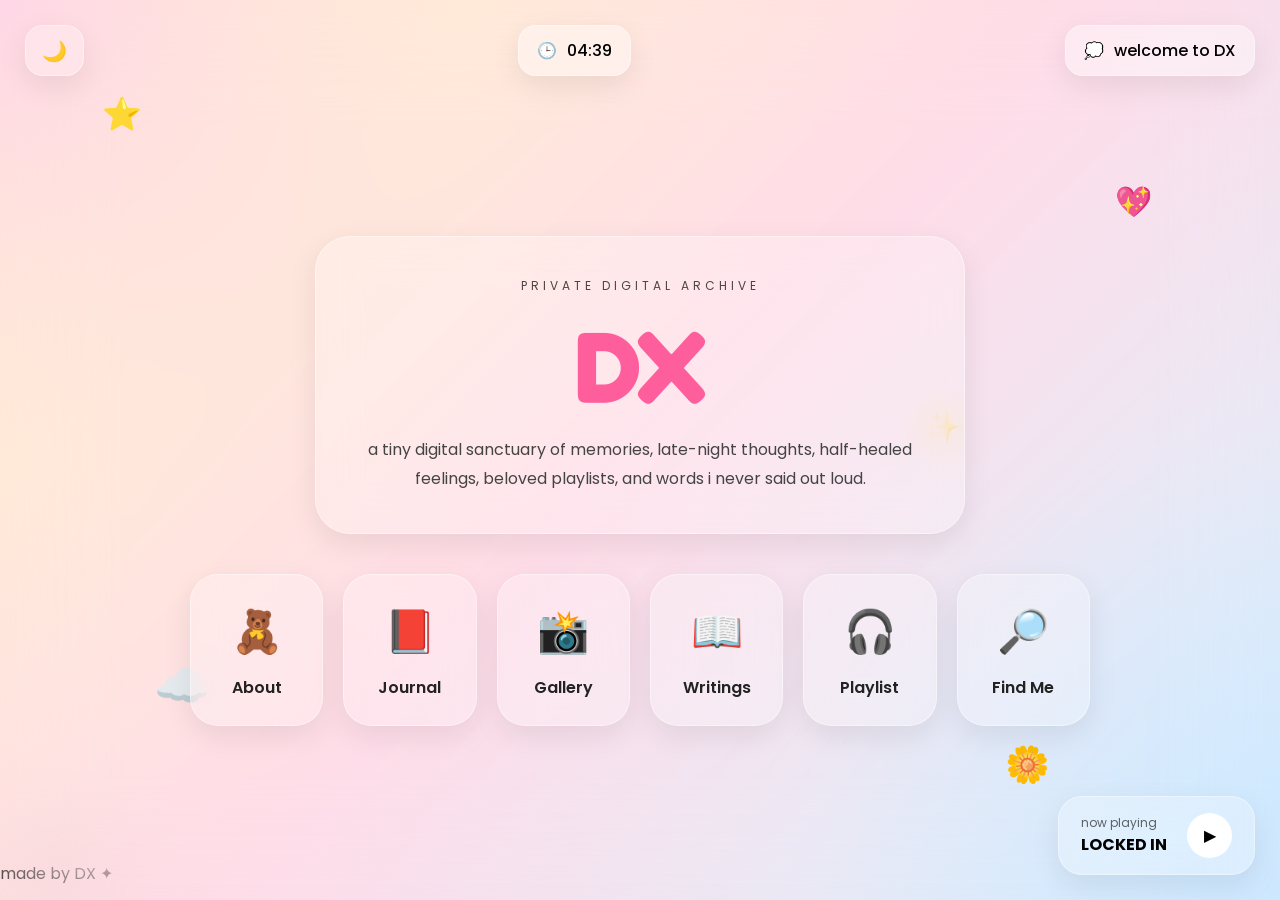
<file: index.html>
<!DOCTYPE html>
<html lang="en">
<head>
  <meta charset="UTF-8" />
  <meta name="viewport" content="width=device-width, initial-scale=1.0" />

  <title>DX — digital archive</title>

  <!-- fonts -->
  <link rel="preconnect" href="https://fonts.googleapis.com">
  <link rel="preconnect" href="https://fonts.gstatic.com" crossorigin>

  <link href="https://fonts.googleapis.com/css2?family=Fredoka:wght@300;400;500;600&family=Poppins:wght@300;400;500;600;700&display=swap" rel="stylesheet">

  <!-- css -->
  <link rel="stylesheet" href="style.css" />
</head>

<body>

  <!-- loading screen -->
  <div class="loader-wrapper">
    <div class="loader-box glass">
      <h1>DX</h1>
      <p>loading digital memories...</p>
    </div>
  </div>

  <!-- floating doodles -->
  <div class="doodle star">⭐</div>
  <div class="doodle heart">💖</div>
  <div class="doodle cloud">☁️</div>
  <div class="doodle flower">🌼</div>
  <div class="doodle sparkle">✨</div>

  <!-- blurry background -->
  <div class="bg-blur"></div>

  <!-- top widgets -->
  <header class="topbar">

    <!-- dark mode -->
    <button id="modeBtn" class="mode-toggle glass">
      🌙
    </button>

    <!-- clock -->
    <div class="widget glass">
      <span>🕒</span>
      <p id="clock">00:00</p>
    </div>

    <!-- quotes -->
    <div class="widget quote-box glass">
      <span>💭</span>
      <p id="quote">
        welcome to DX
      </p>
    </div>

  </header>

  <!-- homescreen -->
  <main class="homescreen">

    <!-- intro card -->
    <section class="welcome-box glass">

      <p class="tiny-text">
        private digital archive
      </p>

      <h1>DX</h1>

      <p class="subtitle">
        a tiny digital sanctuary of memories, late-night thoughts, half-healed feelings, beloved playlists, and words i never said out loud.
      </p>

    </section>

    <!-- app icons -->
    <section class="apps">

      <!-- about -->
      <a href="about.html" class="app-icon glass">

        <div class="icon">
          🧸
        </div>

        <p>
          About
        </p>

      </a>

      <!-- journal -->
      <div class="app-icon glass journal-lock">

  <div class="icon">
  📕
  </div>

  <p>
    Journal
  </p>

      </div>

      <!-- gallery -->
      <a href="gallery.html" class="app-icon glass">

        <div class="icon">
          📸
        </div>

        <p>
          Gallery
        </p>

      </a>

      <!-- writings -->
      <a href="writings.html" class="app-icon glass">

        <div class="icon">
          📖
        </div>

        <p>
          Writings
        </p>

      </a>

      <!-- playlist -->
      <a href="playlist.html" class="app-icon glass">

        <div class="icon">
          🎧
        </div>

        <p>
          Playlist
        </p>

      </a>

      <!-- contact -->
      <a href="contact.html" class="app-icon glass">

        <div class="icon">
          🔎
        </div>

        <p>
          Find Me
        </p>

      </a>

    </section>

  </main>

  <!-- music player -->
  <div class="music-player glass">

    <div>

      <p class="song">
        now playing
      </p>

      <h4>
        LOCKED IN
      </h4>

    </div>

    <button id="musicBtn">
      ▶
    </button>

  </div>

  <!-- footer -->
  <footer class="footer-text">

    <p>
      made by DX ✦
    </p>

  </footer>

  <!-- JOURNAL PASSWORD MODAL -->

<div class="password-modal" id="passwordModal">

  <div class="password-box glass">

    <p class="tiny-text">
      PRIVATE JOURNAL
    </p>

    <h2>
      enter password
    </h2>

    <p class="password-desc">
      some pages were never
      meant for everyone.
    </p>

    <input
      type="password"
      id="journalPassword"
      placeholder="password..."
    >

    <button id="unlockJournal">
      unlock journal
    </button>

    <p class="password-error" id="passwordError">
      wrong password 👀
    </p>

  </div>

</div>

  <!-- javascript -->
  <script src="script.js"></script>

</body>
</html>
</file>
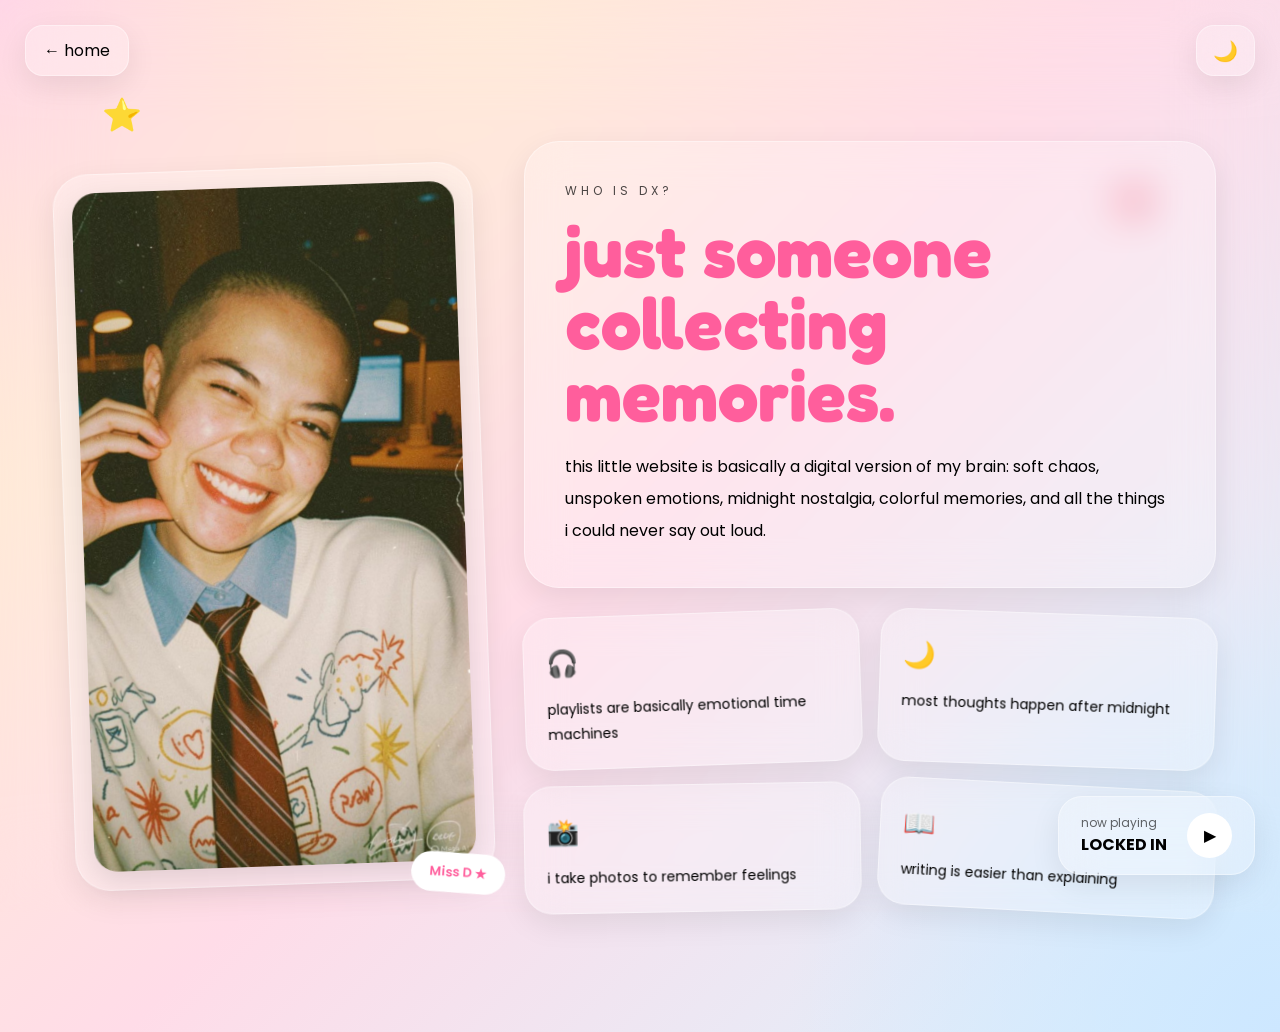
<file: about.html>
<!DOCTYPE html>
<html lang="en">
<head>
  <meta charset="UTF-8" />
  <meta name="viewport" content="width=device-width, initial-scale=1.0"/>

  <title>About — DX</title>

  <link rel="preconnect" href="https://fonts.googleapis.com">
  <link rel="preconnect" href="https://fonts.gstatic.com" crossorigin>

  <link href="https://fonts.googleapis.com/css2?family=Fredoka:wght@400;500;600&family=Poppins:wght@300;400;500;600&display=swap" rel="stylesheet">

  <link rel="stylesheet" href="style.css">
<link rel="stylesheet" href="about.css">
</head>

<body class="about-page">

  <!-- blur -->
  <div class="bg-blur"></div>

  <!-- doodles -->
  <div class="doodle star">⭐</div>
  <div class="doodle heart">💖</div>
  <div class="doodle cloud">☁️</div>

  <!-- topbar -->
  <header class="topbar">

    <a href="index.html" class="back-btn glass">
      ← home
    </a>

    <button id="modeBtn" class="mode-toggle glass">
      🌙
    </button>

  </header>

  <!-- main -->
  <main class="about-layout">

    <!-- left -->
    <section class="left-side">

      <div class="photo-wrapper glass">

        <img 
          src="IMG-20260525-WA0071.jpg"
          alt="DX"
        >

        <div class="photo-sticker">
          Miss D ★
        </div>

      </div>

    </section>

    <!-- right -->
    <section class="right-side">

      <div class="intro-box glass">

        <p class="tiny-text">
          WHO IS DX?
        </p>

        <h1>
          just someone
          collecting memories.
        </h1>

        <p class="intro-text">
          this little website is basically
          a digital version of my brain:
          soft chaos, unspoken emotions, midnight nostalgia, colorful memories, and all the things i could never say out loud.
        </p>

      </div>

      <div class="floating-notes">

        <div class="note glass">
          <span>🎧</span>
          playlists are basically emotional time machines
        </div>

        <div class="note glass">
          <span>🌙</span>
          most thoughts happen after midnight
        </div>

        <div class="note glass">
          <span>📸</span>
          i take photos to remember feelings
        </div>

        <div class="note glass">
          <span>📖</span>
          writing is easier than explaining
        </div>

      </div>

    </section>

  </main>

  <!-- floating player -->
  <div class="music-player glass">

    <div>

      <p class="song">
        now playing
      </p>

      <h4>
        LOCKED IN
      </h4>

    </div>

    <button id="musicBtn">
      ▶
    </button>

  </div>

  <script src="script.js"></script>

</body>
</html>
</file>
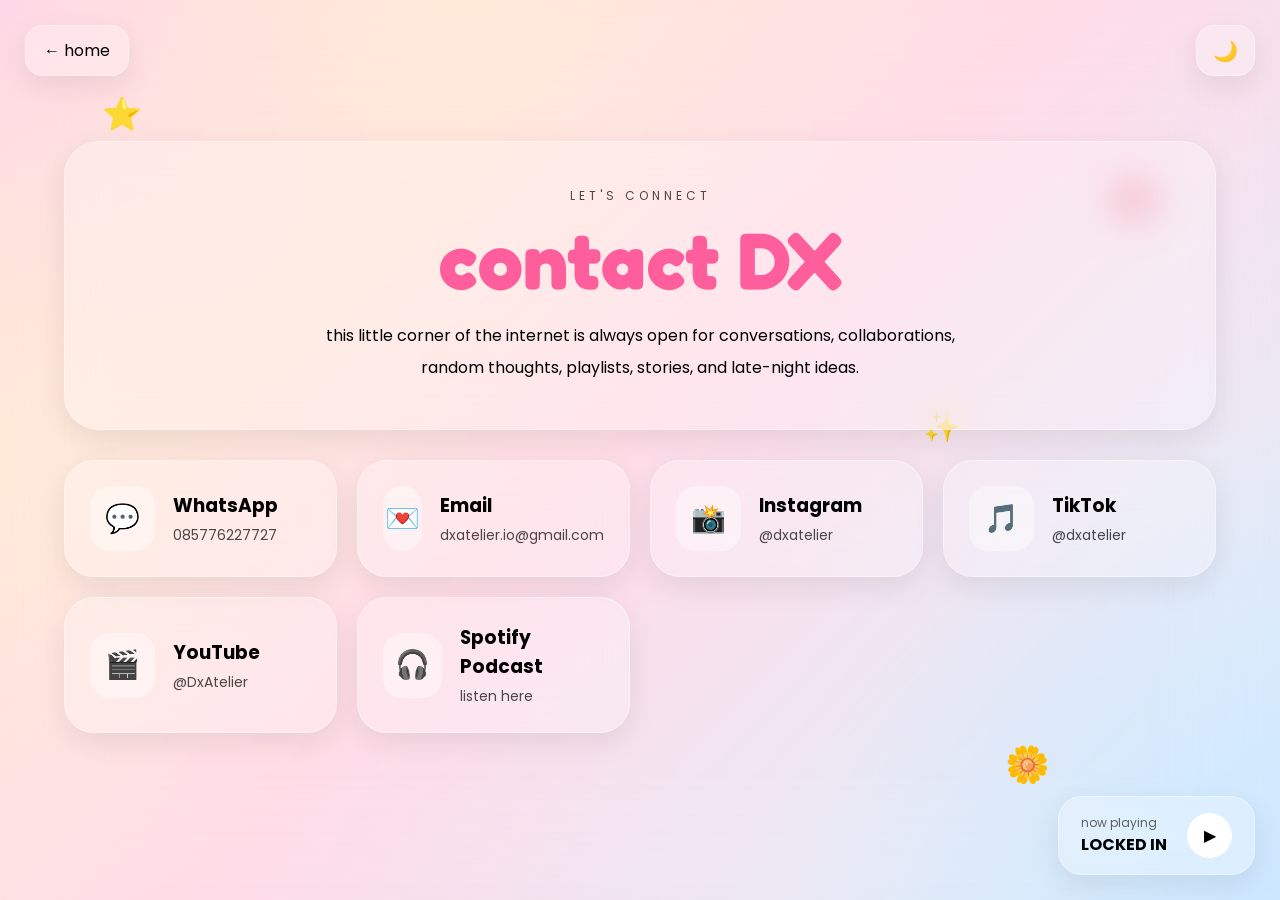
<file: contact.html>
<!DOCTYPE html>
<html lang="en">
<head>

  <meta charset="UTF-8" />
  <meta name="viewport" content="width=device-width, initial-scale=1.0"/>

  <title>Contact — DX</title>

  <!-- fonts -->
  <link rel="preconnect" href="https://fonts.googleapis.com">
  <link rel="preconnect" href="https://fonts.gstatic.com" crossorigin>

  <link href="https://fonts.googleapis.com/css2?family=Fredoka:wght@400;500;600&family=Poppins:wght@300;400;500;600&display=swap" rel="stylesheet">

  <!-- css -->
  <link rel="stylesheet" href="style.css">
  <link rel="stylesheet" href="contact.css">

</head>

<body class="contact-page">

  <!-- blur -->
  <div class="bg-blur"></div>

  <!-- doodles -->
  <div class="doodle star">⭐</div>
  <div class="doodle heart">💖</div>
  <div class="doodle sparkle">✨</div>
  <div class="doodle flower">🌼</div>

  <!-- topbar -->
  <header class="topbar">

    <a href="index.html" class="back-btn glass">
      ← home
    </a>

    <button id="modeBtn" class="mode-toggle glass">
      🌙
    </button>

  </header>

  <!-- main -->
  <main class="contact-layout">

    <!-- intro -->
    <section class="contact-intro glass">

      <p class="tiny-text">
        LET'S CONNECT
      </p>

      <h1>
        contact
        DX
      </h1>

      <p class="contact-text">
        this little corner of the internet
        is always open for conversations,
        collaborations, random thoughts,
        playlists, stories, and late-night ideas.
      </p>

    </section>

    <!-- links -->
    <section class="contact-grid">

      <!-- whatsapp -->
      <a 
        href="https://wa.me/6285776227727"
        target="_blank"
        class="contact-card glass"
      >

        <div class="contact-icon">
          💬
        </div>

        <div>

          <h3>
            WhatsApp
          </h3>

          <p>
            085776227727
          </p>

        </div>

      </a>

      <!-- email -->
      <a 
        href="mailto:dxatelier.io@gmail.com"
        class="contact-card glass"
      >

        <div class="contact-icon">
          💌
        </div>

        <div>

          <h3>
            Email
          </h3>

          <p>
            dxatelier.io@gmail.com
          </p>

        </div>

      </a>

      <!-- instagram -->
      <a 
        href="https://instagram.com/dxatelier"
        target="_blank"
        class="contact-card glass"
      >

        <div class="contact-icon">
          📸
        </div>

        <div>

          <h3>
            Instagram
          </h3>

          <p>
            @dxatelier
          </p>

        </div>

      </a>

      <!-- tiktok -->
      <a 
        href="https://tiktok.com/@dxatelier"
        target="_blank"
        class="contact-card glass"
      >

        <div class="contact-icon">
          🎵
        </div>

        <div>

          <h3>
            TikTok
          </h3>

          <p>
            @dxatelier
          </p>

        </div>

      </a>

      <!-- youtube -->
      <a 
        href="https://youtube.com"
        target="_blank"
        class="contact-card glass"
      >

        <div class="contact-icon">
          🎬
        </div>

        <div>

          <h3>
            YouTube
          </h3>

          <p>
            @DxAtelier
          </p>

        </div>

      </a>

      <!-- spotify -->
      <a 
        href="https://open.spotify.com/show/5iUVKyH0MaRBDdYiiNEyRA?si=F7wOwiFuTKKvpjZmrJ1ENg"
        target="_blank"
        class="contact-card glass"
      >

        <div class="contact-icon">
          🎧
        </div>

        <div>

          <h3>
            Spotify Podcast
          </h3>

          <p>
            listen here
          </p>

        </div>

      </a>

    </section>

  </main>

  <!-- music player -->
  <div class="music-player glass">

    <div>

      <p class="song">
        now playing
      </p>

      <h4>
        LOCKED IN
      </h4>

    </div>

    <button id="musicBtn">
      ▶
    </button>

  </div>

  <!-- js -->
  <script src="script.js"></script>

</body>
</html>
</file>
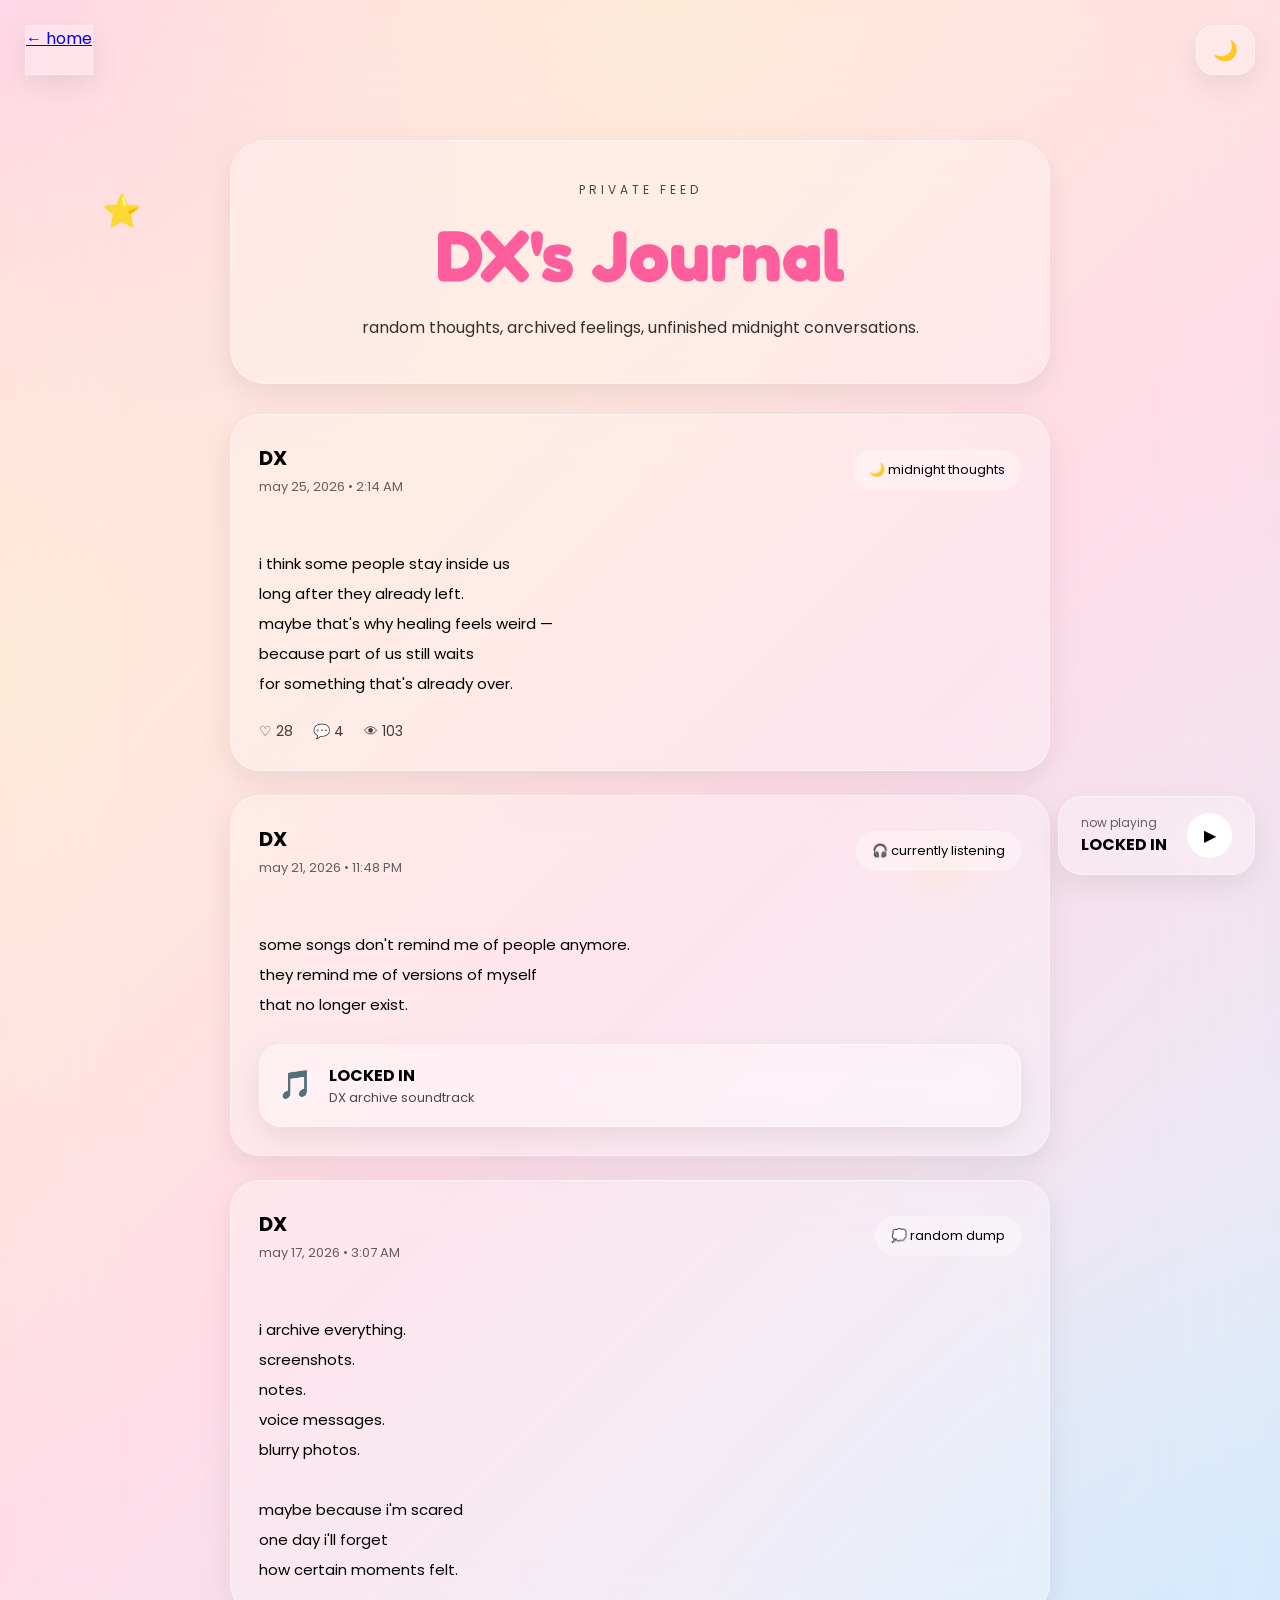
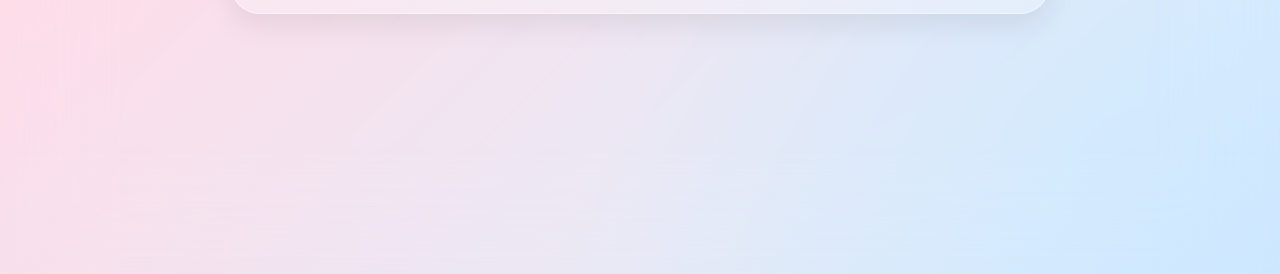
<file: journal.html>
<!DOCTYPE html>
<html lang="en">
<head>

  <meta charset="UTF-8" />
  <meta name="viewport" content="width=device-width, initial-scale=1.0"/>

  <title>Journal — DX</title>

  <link rel="preconnect" href="https://fonts.googleapis.com">

  <link rel="preconnect" href="https://fonts.gstatic.com" crossorigin>

  <link href="https://fonts.googleapis.com/css2?family=Fredoka:wght@400;500;600&family=Poppins:wght@300;400;500;600&display=swap" rel="stylesheet">

  <link rel="stylesheet" href="style.css">
  <link rel="stylesheet" href="journal.css">

</head>

<body class="journal-page">

  <!-- blur -->
  <div class="bg-blur"></div>

  <!-- doodles -->
  <div class="doodle star">⭐</div>
  <div class="doodle sparkle">✨</div>

  <!-- topbar -->
  <header class="topbar">

    <a href="index.html" class="back-btn glass">
      ← home
    </a>

    <button id="modeBtn" class="mode-toggle glass">
      🌙
    </button>

  </header>

  <!-- main -->
  <main class="journal-layout">

    <!-- intro -->
    <section class="journal-intro glass">

      <p class="tiny-text">
        PRIVATE FEED
      </p>

      <h1>
        DX's Journal
      </h1>

      <p class="journal-subtitle">
        random thoughts,
        archived feelings,
        unfinished midnight conversations.
      </p>

    </section>

    <!-- feed -->
    <section class="journal-feed">

      <!-- post 1 -->
      <article class="journal-post glass">

        <div class="post-top">

          <div>
            <h3>
              DX
            </h3>

            <p class="post-date">
              may 25, 2026 • 2:14 AM
            </p>
          </div>

          <span class="post-mood">
            🌙 midnight thoughts
          </span>

        </div>

        <p class="post-text">
          i think some people stay inside us
          long after they already left.
          maybe that's why healing feels weird —
          because part of us still waits
          for something that's already over.
        </p>

        <div class="post-footer">

          <span>
            ♡ 28
          </span>

          <span>
            💬 4
          </span>

          <span>
            👁 103
          </span>

        </div>

      </article>

      <!-- post 2 -->
      <article class="journal-post glass">

        <div class="post-top">

          <div>
            <h3>
              DX
            </h3>

            <p class="post-date">
              may 21, 2026 • 11:48 PM
            </p>
          </div>

          <span class="post-mood">
            🎧 currently listening
          </span>

        </div>

        <p class="post-text">
          some songs don't remind me of people anymore.
          they remind me of versions of myself
          that no longer exist.
        </p>

        <div class="mini-song glass">

          <span>
            🎵
          </span>

          <div>

            <h4>
              LOCKED IN
            </h4>

            <p>
              DX archive soundtrack
            </p>

          </div>

        </div>

      </article>

      <!-- post 3 -->
      <article class="journal-post glass">

        <div class="post-top">

          <div>
            <h3>
              DX
            </h3>

            <p class="post-date">
              may 17, 2026 • 3:07 AM
            </p>
          </div>

          <span class="post-mood">
            💭 random dump
          </span>

        </div>

        <p class="post-text">
          i archive everything.
          screenshots.
          notes.
          voice messages.
          blurry photos.

          maybe because i'm scared
          one day i'll forget
          how certain moments felt.
        </p>

      </article>

    </section>

  </main>

  <!-- music -->
  <div class="music-player glass">

    <div>

      <p class="song">
        now playing
      </p>

      <h4>
        LOCKED IN
      </h4>

    </div>

    <button id="musicBtn">
      ▶
    </button>

  </div>

  <script src="script.js"></script>

</body>
</html>
</file>
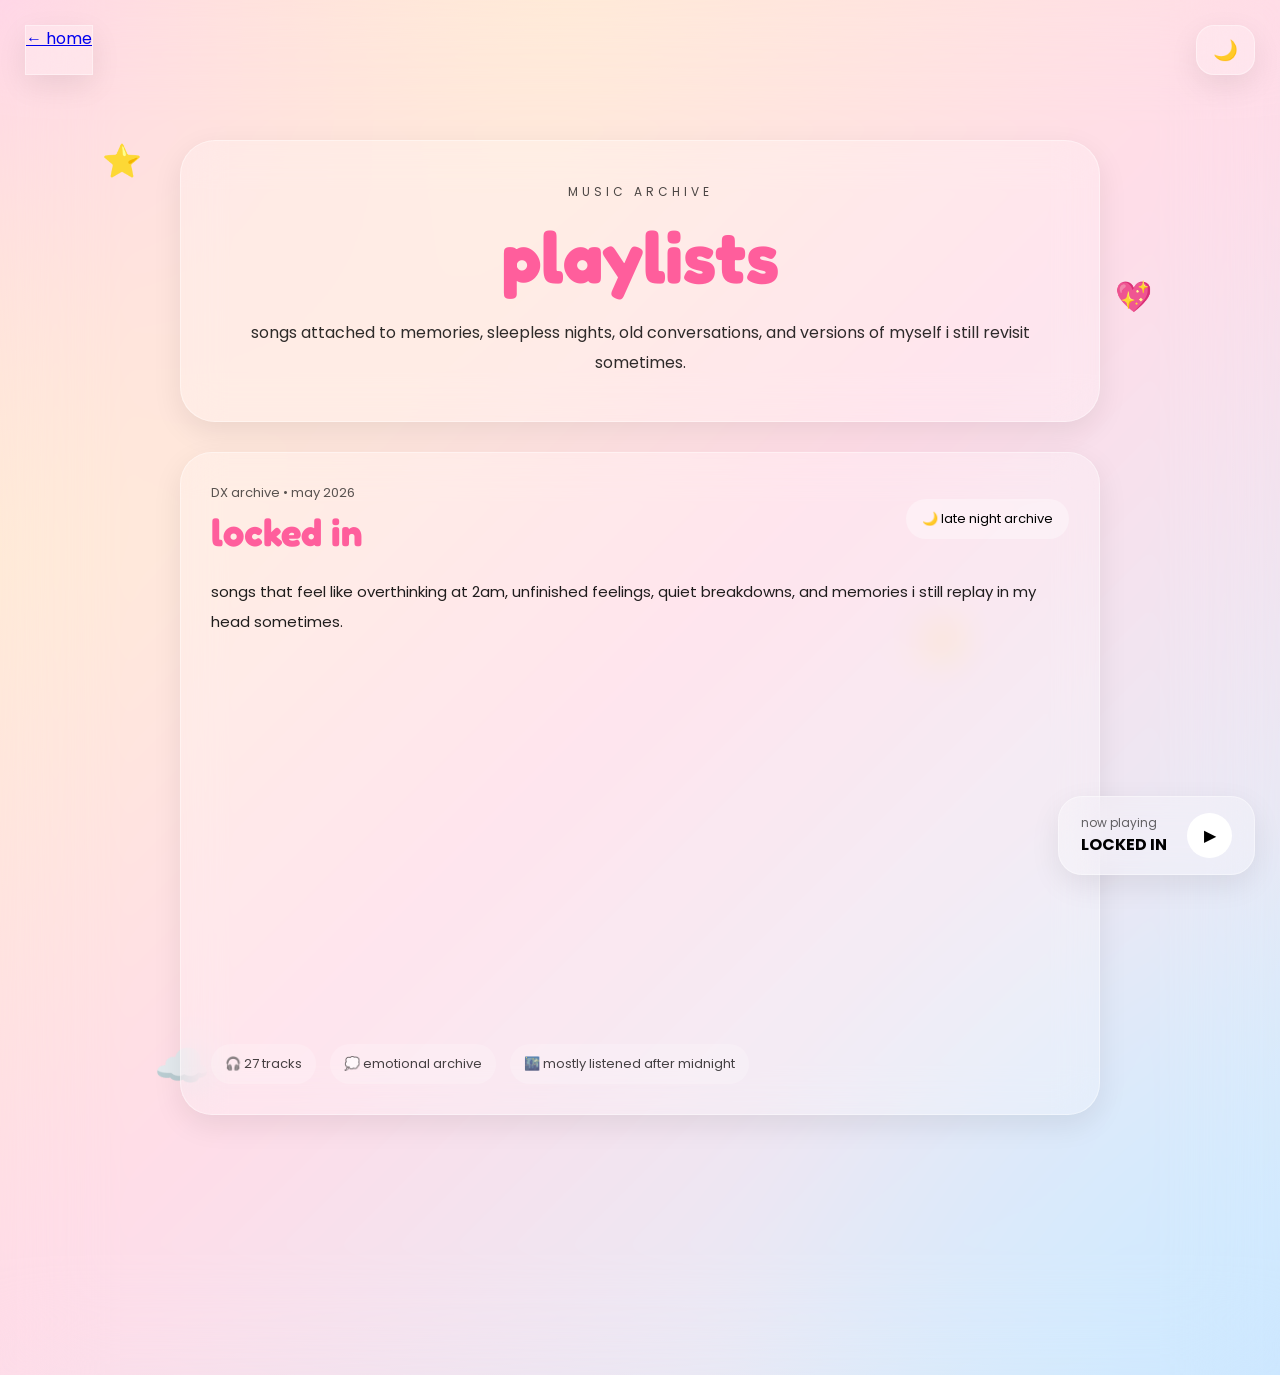
<file: playlist.html>
<!DOCTYPE html>
<html lang="en">
<head>

  <meta charset="UTF-8" />
  <meta name="viewport" content="width=device-width, initial-scale=1.0"/>

  <title>Playlist — DX</title>

  <!-- fonts -->
  <link rel="preconnect" href="https://fonts.googleapis.com">

  <link rel="preconnect" href="https://fonts.gstatic.com" crossorigin>

  <link href="https://fonts.googleapis.com/css2?family=Fredoka:wght@400;500;600&family=Poppins:wght@300;400;500;600&display=swap" rel="stylesheet">

  <!-- css -->
  <link rel="stylesheet" href="style.css">
  <link rel="stylesheet" href="playlist.css">

</head>

<body class="playlist-page">

  <!-- blur -->
  <div class="bg-blur"></div>

  <!-- doodles -->
  <div class="doodle star">⭐</div>
  <div class="doodle sparkle">✨</div>
  <div class="doodle heart">💖</div>
  <div class="doodle cloud">☁️</div>

  <!-- topbar -->
  <header class="topbar">

    <a href="index.html" class="back-btn glass">
      ← home
    </a>

    <button id="modeBtn" class="mode-toggle glass">
      🌙
    </button>

  </header>

  <!-- main -->
  <main class="playlist-layout">

    <!-- intro -->
    <section class="playlist-intro glass">

      <p class="tiny-text">
        MUSIC ARCHIVE
      </p>

      <h1>
        playlists
      </h1>

      <p class="playlist-subtitle">
        songs attached to memories,
        sleepless nights,
        old conversations,
        and versions of myself
        i still revisit sometimes.
      </p>

    </section>

    <!-- playlist feed -->
    <section class="playlist-feed">

      <!-- playlist card -->
      <article class="playlist-card glass">

        <div class="playlist-top">

          <div>

            <p class="playlist-date">
              DX archive • may 2026
            </p>

            <h2>
              locked in
            </h2>

          </div>

          <span class="playlist-tag">
            🌙 late night archive
          </span>

        </div>

        <p class="playlist-description">
          songs that feel like
          overthinking at 2am,
          unfinished feelings,
          quiet breakdowns,
          and memories i still replay
          in my head sometimes.
        </p>

        <!-- spotify embed -->
        <iframe
          style="border-radius:20px"
          src="https://open.spotify.com/embed/playlist/6EqW1oCx94XPa1n6LWApYH?utm_source=generator"
          width="100%"
          height="352"
          frameBorder="0"
          allowfullscreen=""
          allow="autoplay; clipboard-write; encrypted-media; fullscreen; picture-in-picture"
          loading="lazy">
        </iframe>

        <!-- extra mood -->
        <div class="playlist-footer">

          <span>
            🎧 27 tracks
          </span>

          <span>
            💭 emotional archive
          </span>

          <span>
            🌃 mostly listened after midnight
          </span>

        </div>

      </article>

    </section>

  </main>

  <!-- floating music player -->
  <div class="music-player glass">

    <div>

      <p class="song">
        now playing
      </p>

      <h4>
        LOCKED IN
      </h4>

    </div>

    <button id="musicBtn">
      ▶
    </button>

  </div>

  <!-- javascript -->
  <script src="script.js"></script>

</body>
</html>
</file>
<file: style.css>
* {
  margin: 0;
  padding: 0;
  box-sizing: border-box;
}

body {
  min-height: 100vh;
  overflow: hidden;
  font-family: 'Poppins', sans-serif;
  background:
    radial-gradient(circle at top left, #ffd6e8, transparent 30%),
    radial-gradient(circle at bottom right, #cde7ff, transparent 30%),
    linear-gradient(135deg, #fff6cc, #ffdce8, #d9f3ff);
  position: relative;
  transition: background .5s ease, color .5s ease;
}

body.fade-out {
  opacity: 0;
  transition: opacity .5s ease;
}

body.dark-mode {
  background:
    radial-gradient(circle at top left, #3d2248, transparent 30%),
    radial-gradient(circle at bottom right, #1b2f4d, transparent 30%),
    linear-gradient(135deg, #181818, #22192e, #1f2c3a);
  color: white;
}

.loader-wrapper {
  position: fixed;
  inset: 0;
  background: linear-gradient(135deg, #ffdce8, #d9f3ff);
  display: flex;
  align-items: center;
  justify-content: center;
  z-index: 9999;
  transition: opacity .8s ease, visibility .8s ease;
}

.loader-box {
  padding: 50px 70px;
  border-radius: 35px;
  text-align: center;
  animation: float 2s ease-in-out infinite;
}

.loader-box h1 {
  font-size: 80px;
}

.loader-box p {
  margin-top: 10px;
  letter-spacing: 2px;
}

.hide-loader {
  opacity: 0;
  visibility: hidden;
}

.mode-toggle {
  border: none;
  padding: 12px 16px;
  border-radius: 18px;
  cursor: pointer;
  font-size: 20px;
  background: rgba(255,255,255,0.35);
}

.bg-blur {
  position: absolute;
  inset: 0;
  backdrop-filter: blur(50px);
  z-index: 0;
}

.glass {
  transition: .4s ease;

  background: rgba(255,255,255,0.25);
  backdrop-filter: blur(20px);
  border: 1px solid rgba(255,255,255,0.4);
  box-shadow: 0 10px 30px rgba(0,0,0,0.08);
}

.topbar {
  position: relative;
  z-index: 2;
  display: flex;
  justify-content: space-between;
  padding: 25px;
}

.widget {
  display: flex;
  align-items: center;
  gap: 10px;
  padding: 12px 18px;
  border-radius: 18px;
  background: rgba(255,255,255,0.4);
  font-weight: 500;
}

.quote-box {
  max-width: 280px;
}

.homescreen {
  position: relative;
  z-index: 2;
  height: calc(100vh - 140px);
  display: flex;
  flex-direction: column;
  justify-content: center;
  align-items: center;
  gap: 40px;
}

.welcome-box {
  width: 90%;
  max-width: 650px;
  padding: 40px;
  border-radius: 35px;
  text-align: center;
  animation: float 4s ease-in-out infinite;
}

.tiny-text {
  letter-spacing: 4px;
  text-transform: uppercase;
  font-size: 12px;
  opacity: .7;
}

h1 {
  font-family: 'Fredoka', sans-serif;
  font-size: 100px;
  color: #ff5e9c;
  margin-top: 10px;
}

.subtitle {
  margin-top: 10px;
  line-height: 1.8;
  color: #444;
}

.apps {
  width: 90%;
  max-width: 900px;
  display: grid;
  grid-template-columns: repeat(auto-fit, minmax(130px, 1fr));
  gap: 20px;
}

.app-icon {
  text-decoration: none;
  color: #222;
  border-radius: 28px;
  padding: 25px 15px;
  display: flex;
  flex-direction: column;
  align-items: center;
  gap: 12px;
  transition: .3s ease;
  cursor: pointer;
}

.app-icon:hover {
  transform: translateY(-8px) rotate(-2deg) scale(1.03);
}

.icon {
  font-size: 42px;
}

.app-icon p {
  font-weight: 600;
}

.music-player {
  position: fixed;
  bottom: 25px;
  right: 25px;
  z-index: 5;
  display: flex;
  align-items: center;
  justify-content: space-between;
  gap: 20px;
  padding: 16px 22px;
  border-radius: 24px;
}

.song {
  font-size: 12px;
  opacity: .6;
}

.music-player button {
  border: none;
  width: 45px;
  height: 45px;
  border-radius: 50%;
  font-size: 16px;
  cursor: pointer;
  background: white;
}

.doodle {
  position: absolute;
  z-index: 1;
  animation: doodleFloat 5s ease-in-out infinite;
  user-select: none;
}

.star {
  top: 10%;
  left: 8%;
  font-size: 32px;
}

.heart {
  top: 20%;
  right: 10%;
  font-size: 30px;
}

.cloud {
  bottom: 20%;
  left: 12%;
  font-size: 45px;
}

.flower {
  bottom: 12%;
  right: 18%;
  font-size: 36px;
}

.sparkle {
  top: 45%;
  right: 25%;
  font-size: 30px;
}

@keyframes float {
  0% {
    transform: translateY(0px);
  }

  50% {
    transform: translateY(-10px);
  }

  100% {
    transform: translateY(0px);
  }
}

@keyframes doodleFloat {
  0% {
    transform: translateY(0px) rotate(0deg);
  }

  50% {
    transform: translateY(-15px) rotate(5deg);
  }

  100% {
    transform: translateY(0px) rotate(0deg);
  }
}

@media (max-width: 768px) {

  body {
    overflow-y: auto;
    padding-bottom: 120px;
  }

  .topbar {
    flex-direction: column;
    gap: 12px;
  }

  h1 {
    font-size: 72px;
  }

  .welcome-box {
    padding: 30px 25px;
  }

  .apps {
    grid-template-columns: repeat(2, 1fr);
  }

  .music-player {
    left: 20px;
    right: 20px;
    bottom: 20px;
  }
}

/* PASSWORD MODAL */

.password-modal {
  position: fixed;
  inset: 0;

  background: rgba(0,0,0,0.35);

  backdrop-filter: blur(12px);

  z-index: 99999;

  display: flex;
  align-items: center;
  justify-content: center;

  opacity: 0;
  pointer-events: none;

  transition: .35s ease;
}

.password-modal.show {
  opacity: 1;
  pointer-events: auto;
}

.password-box {
  width: 90%;
  max-width: 420px;

  padding: 40px 35px;

  border-radius: 35px;

  text-align: center;

  transform: scale(.9);

  transition: .35s ease;
}

.password-modal.show .password-box {
  transform: scale(1);
}

.password-box h2 {
  margin-top: 12px;
  font-size: 38px;
  color: #ff5e9c;
}

.password-desc {
  margin-top: 15px;
  line-height: 1.8;
  opacity: .8;
}

.password-box input {
  width: 100%;

  margin-top: 25px;

  padding: 16px 18px;

  border: none;
  outline: none;

  border-radius: 18px;

  background: rgba(255,255,255,0.45);

  font-family: inherit;
  font-size: 15px;
}

.password-box button {
  width: 100%;

  margin-top: 15px;

  border: none;
  cursor: pointer;

  padding: 15px;

  border-radius: 18px;

  font-family: inherit;
  font-size: 15px;
  font-weight: 600;

  background: white;

  transition: .3s ease;
}

.password-box button:hover {
  transform: translateY(-2px);
}

.password-error {
  margin-top: 15px;

  color: #ff4d88;

  font-size: 14px;

  display: none;
}
</file>
<file: about.css>
.about-layout {
  position: relative;
  z-index: 2;

  width: 90%;
  max-width: 1200px;

  margin: 40px auto 120px;

  display: grid;
  grid-template-columns: 420px 1fr;
  gap: 40px;
  align-items: center;
}

.photo-wrapper {
  position: relative;

  padding: 18px;
  border-radius: 35px;

  transform: rotate(-2deg);
}

.photo-wrapper img {
  width: 100%;
  display: block;

  border-radius: 24px;
  object-fit: cover;

  box-shadow: 0 10px 30px rgba(0,0,0,0.12);
}

.photo-sticker {
  position: absolute;

  bottom: -15px;
  right: -10px;

  background: white;
  color: #ff5e9c;

  padding: 10px 18px;

  border-radius: 999px;

  font-size: 13px;
  font-weight: 600;

  transform: rotate(6deg);
}

.right-side {
  display: flex;
  flex-direction: column;
  gap: 25px;
}

.intro-box {
  padding: 40px;
  border-radius: 35px;
}

.intro-box h1 {
  font-size: 72px;
  line-height: 1;
  margin-top: 15px;
}

.intro-text {
  margin-top: 20px;

  line-height: 2;
  max-width: 600px;
}

.floating-notes {
  display: grid;
  grid-template-columns: repeat(2, 1fr);
  gap: 18px;
}

.note {
  padding: 22px;
  border-radius: 28px;

  line-height: 1.8;
  font-size: 14px;

  transition: .3s ease;

  transform: rotate(var(--rotate));
}

.note:hover {
  transform:
    rotate(var(--rotate))
    translateY(-5px)
    scale(1.02);
}

.note span {
  display: block;

  font-size: 26px;
  margin-bottom: 10px;
}

.note:nth-child(1) {
  --rotate: -2deg;
}

.note:nth-child(2) {
  --rotate: 2deg;
}

.note:nth-child(3) {
  --rotate: -1deg;
}

.note:nth-child(4) {
  --rotate: 3deg;
}

.back-btn {
  text-decoration: none;
  color: inherit;

  padding: 12px 18px;
  border-radius: 18px;
}

@media (max-width: 900px) {

  .about-layout {
    grid-template-columns: 1fr;
  }

  .intro-box h1 {
    font-size: 52px;
  }

  .floating-notes {
    grid-template-columns: 1fr;
  }

}
</file>
<file: contact.css>
.contact-layout {
  position: relative;
  z-index: 2;

  width: 90%;
  max-width: 1200px;

  margin: 40px auto 120px;

  display: flex;
  flex-direction: column;
  gap: 30px;
}

.contact-intro {
  padding: 45px;
  border-radius: 35px;

  text-align: center;
}

.contact-intro h1 {
  font-size: 80px;
  line-height: 1;

  margin-top: 15px;
}

.contact-text {
  margin-top: 20px;

  line-height: 2;
  max-width: 650px;

  margin-inline: auto;
}

.contact-grid {
  display: grid;
  grid-template-columns: repeat(auto-fit, minmax(260px, 1fr));

  gap: 20px;
}

.contact-card {
  text-decoration: none;
  color: inherit;

  display: flex;
  align-items: center;
  gap: 18px;

  padding: 25px;
  border-radius: 30px;

  transition: .3s ease;
}

.contact-card:hover {
  transform: translateY(-6px) rotate(-1deg);
}

.contact-icon {
  width: 65px;
  height: 65px;

  border-radius: 20px;

  display: flex;
  align-items: center;
  justify-content: center;

  background: rgba(255,255,255,0.4);

  font-size: 28px;
}

.contact-card h3 {
  margin-bottom: 5px;
}

.contact-card p {
  opacity: .7;
  font-size: 14px;
}

.back-btn {
  text-decoration: none;
  color: inherit;

  padding: 12px 18px;
  border-radius: 18px;
}

@media (max-width: 768px) {

  .contact-intro h1 {
    font-size: 58px;
  }

  .contact-intro {
    padding: 35px 25px;
  }

}
</file>
<file: journal.css>
/* JOURNAL PAGE */

.journal-page {
  overflow-y: auto;
  padding-bottom: 140px;
}



/* LAYOUT */

.journal-layout {
  position: relative;
  z-index: 2;

  width: 90%;
  max-width: 820px;

  margin: 40px auto 120px;

  display: flex;
  flex-direction: column;
  gap: 30px;
}



/* INTRO */

.journal-intro {
  padding: 40px;
  border-radius: 35px;

  text-align: center;

  animation: float 4s ease-in-out infinite;
}

.journal-intro h1 {
  font-size: 72px;
  margin-top: 12px;
}

.journal-subtitle {
  margin-top: 16px;

  line-height: 1.8;

  opacity: .8;
}



/* FEED */

.journal-feed {
  display: flex;
  flex-direction: column;
  gap: 24px;
}



/* POST */

.journal-post {
  padding: 28px;
  border-radius: 30px;

  transition: .35s ease;
}

.journal-post:hover {
  transform: translateY(-4px);
}



/* POST TOP */

.post-top {
  display: flex;
  justify-content: space-between;
  gap: 20px;
  align-items: center;
}

.post-top h3 {
  font-size: 20px;
}

.post-date {
  margin-top: 4px;

  font-size: 13px;

  opacity: .6;
}



/* MOOD TAG */

.post-mood {
  padding: 10px 16px;

  border-radius: 999px;

  font-size: 13px;

  background: rgba(255,255,255,0.35);

  white-space: nowrap;
}



/* POST CONTENT */

.post-text {
  margin-top: 22px;

  line-height: 2;

  font-size: 15px;

  white-space: pre-line;
}



/* FOOTER */

.post-footer {
  margin-top: 22px;

  display: flex;
  gap: 20px;

  font-size: 14px;

  opacity: .75;
}



/* MINI SONG */

.mini-song {
  margin-top: 24px;

  display: flex;
  align-items: center;
  gap: 16px;

  padding: 18px;

  border-radius: 22px;
}

.mini-song span {
  font-size: 28px;
}

.mini-song h4 {
  font-size: 16px;
}

.mini-song p {
  font-size: 13px;
  opacity: .7;
}



/* DARK MODE */

body.dark-mode .journal-post,
body.dark-mode .journal-intro,
body.dark-mode .mini-song {
  background: rgba(255,255,255,0.08);
}

body.dark-mode .post-mood {
  background: rgba(255,255,255,0.12);
}

body.dark-mode .post-text,
body.dark-mode .journal-subtitle,
body.dark-mode .mini-song p,
body.dark-mode .post-footer,
body.dark-mode .post-date {
  color: rgba(255,255,255,0.75);
}



/* MOBILE */

@media (max-width: 768px) {

  .journal-layout {
    width: 92%;
    margin-top: 20px;
  }

  .journal-intro {
    padding: 30px 24px;
  }

  .journal-intro h1 {
    font-size: 52px;
  }

  .post-top {
    flex-direction: column;
    align-items: flex-start;
  }

  .journal-post {
    padding: 24px;
  }

  .post-text {
    font-size: 14px;
  }

}
</file>
<file: playlist.css>
/* PLAYLIST PAGE */

.playlist-page {
  overflow-y: auto;
  padding-bottom: 140px;
}



/* LAYOUT */

.playlist-layout {
  position: relative;
  z-index: 2;

  width: 90%;
  max-width: 920px;

  margin: 40px auto 120px;

  display: flex;
  flex-direction: column;
  gap: 30px;
}



/* INTRO */

.playlist-intro {
  padding: 42px;
  border-radius: 35px;

  text-align: center;

  animation: float 4s ease-in-out infinite;
}

.playlist-intro h1 {
  margin-top: 12px;
  font-size: 72px;
}

.playlist-subtitle {
  margin-top: 18px;

  line-height: 1.9;

  opacity: .82;
}



/* FEED */

.playlist-feed {
  display: flex;
  flex-direction: column;
  gap: 26px;
}



/* CARD */

.playlist-card {
  padding: 30px;

  border-radius: 32px;

  transition: .35s ease;
}

.playlist-card:hover {
  transform: translateY(-4px);
}



/* TOP */

.playlist-top {
  display: flex;
  justify-content: space-between;
  align-items: center;
  gap: 20px;
}

.playlist-date {
  font-size: 13px;
  opacity: .65;
}

.playlist-top h2 {
  margin-top: 6px;

  font-size: 38px;

  color: #ff5e9c;

  font-family: 'Fredoka', sans-serif;
}



/* TAG */

.playlist-tag {
  padding: 10px 16px;

  border-radius: 999px;

  background: rgba(255,255,255,0.35);

  font-size: 13px;

  white-space: nowrap;
}



/* DESCRIPTION */

.playlist-description {
  margin: 22px 0 26px;

  line-height: 2;

  font-size: 15px;

  opacity: .88;
}



/* SPOTIFY */

iframe {
  width: 100%;

  border: none;

  overflow: hidden;
}



/* FOOTER */

.playlist-footer {
  margin-top: 22px;

  display: flex;
  flex-wrap: wrap;
  gap: 14px;

  opacity: .72;

  font-size: 13px;
}

.playlist-footer span {
  padding: 10px 14px;

  border-radius: 999px;

  background: rgba(255,255,255,0.28);
}



/* DARK MODE */

body.dark-mode .playlist-card,
body.dark-mode .playlist-intro {
  background: rgba(255,255,255,0.08);
}

body.dark-mode .playlist-tag,
body.dark-mode .playlist-footer span {
  background: rgba(255,255,255,0.12);
}

body.dark-mode .playlist-description,
body.dark-mode .playlist-subtitle,
body.dark-mode .playlist-date {
  color: rgba(255,255,255,0.75);
}



/* MOBILE */

@media (max-width: 768px) {

  .playlist-layout {
    width: 92%;
    margin-top: 20px;
  }

  .playlist-intro {
    padding: 30px 24px;
  }

  .playlist-intro h1 {
    font-size: 54px;
  }

  .playlist-top {
    flex-direction: column;
    align-items: flex-start;
  }

  .playlist-top h2 {
    font-size: 30px;
  }

  .playlist-card {
    padding: 24px;
  }

  .playlist-description {
    font-size: 14px;
  }

  iframe {
    height: 380px;
  }

}
</file>
